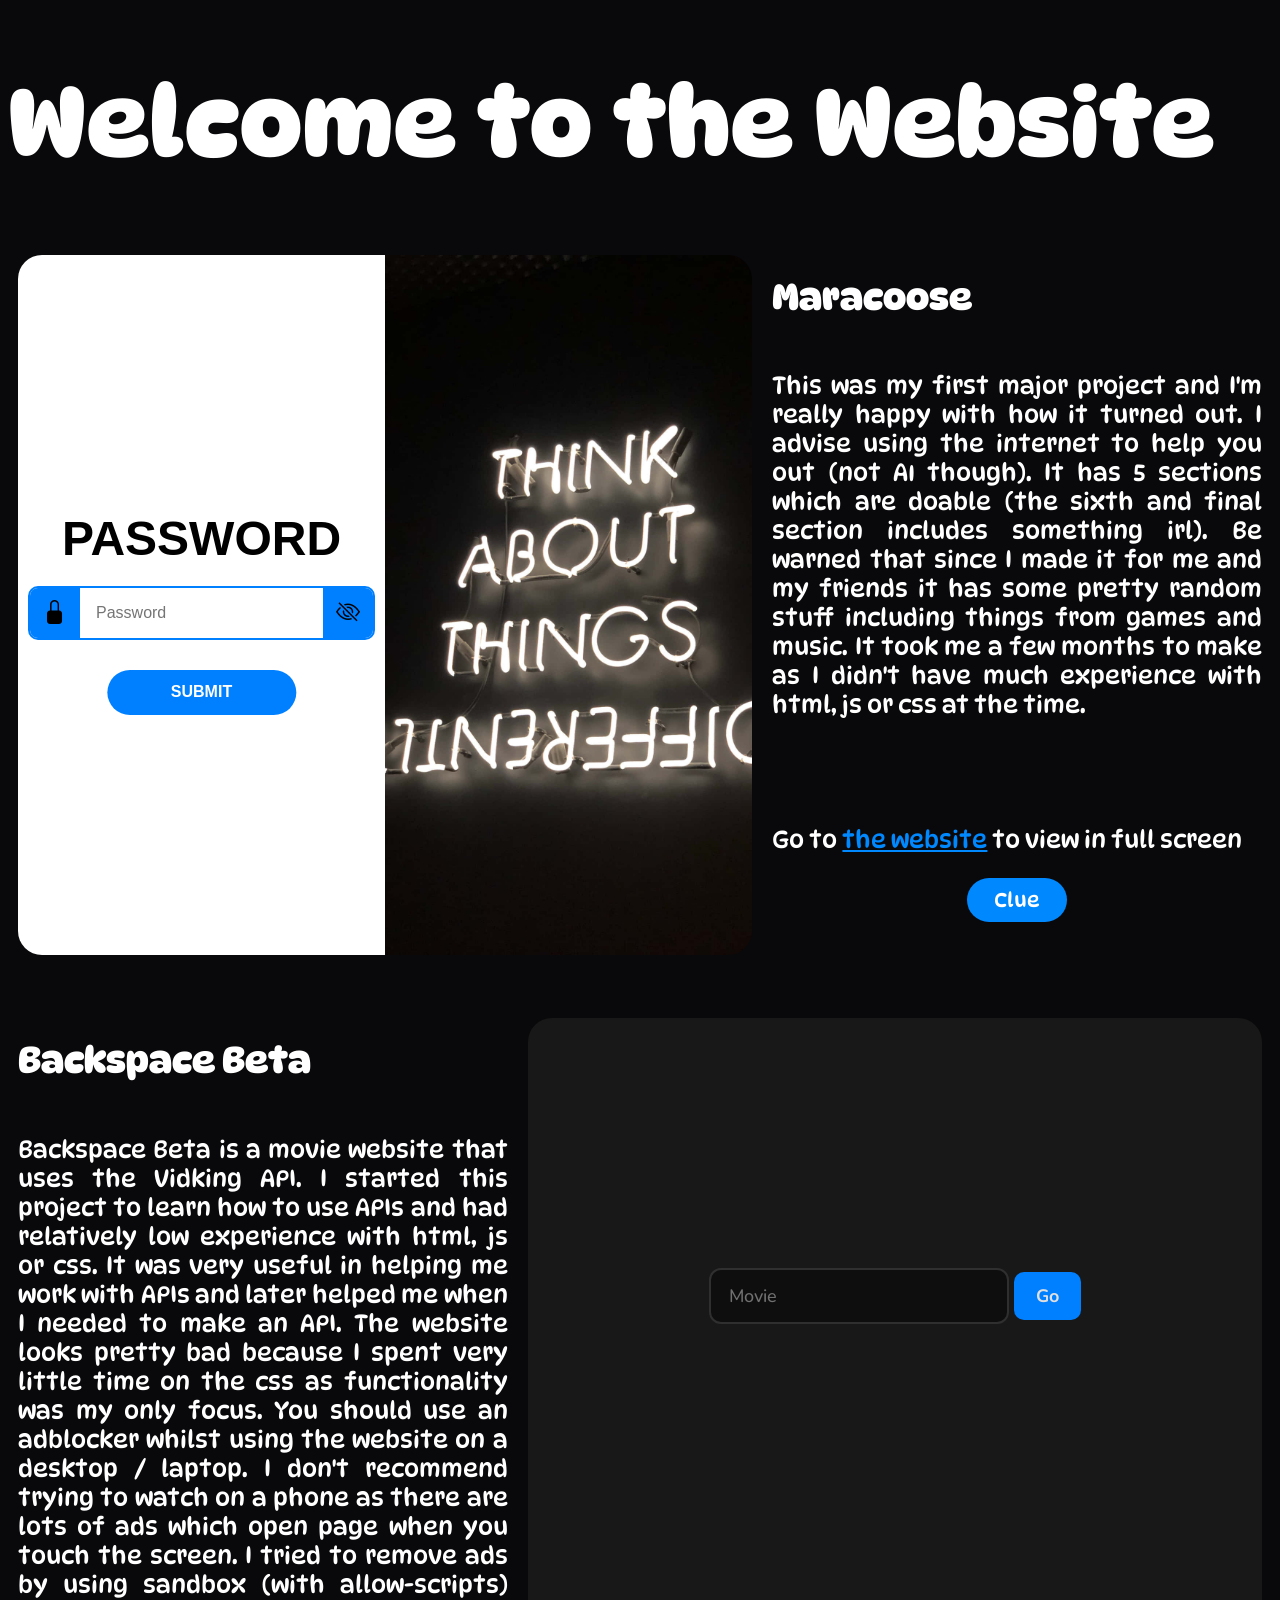
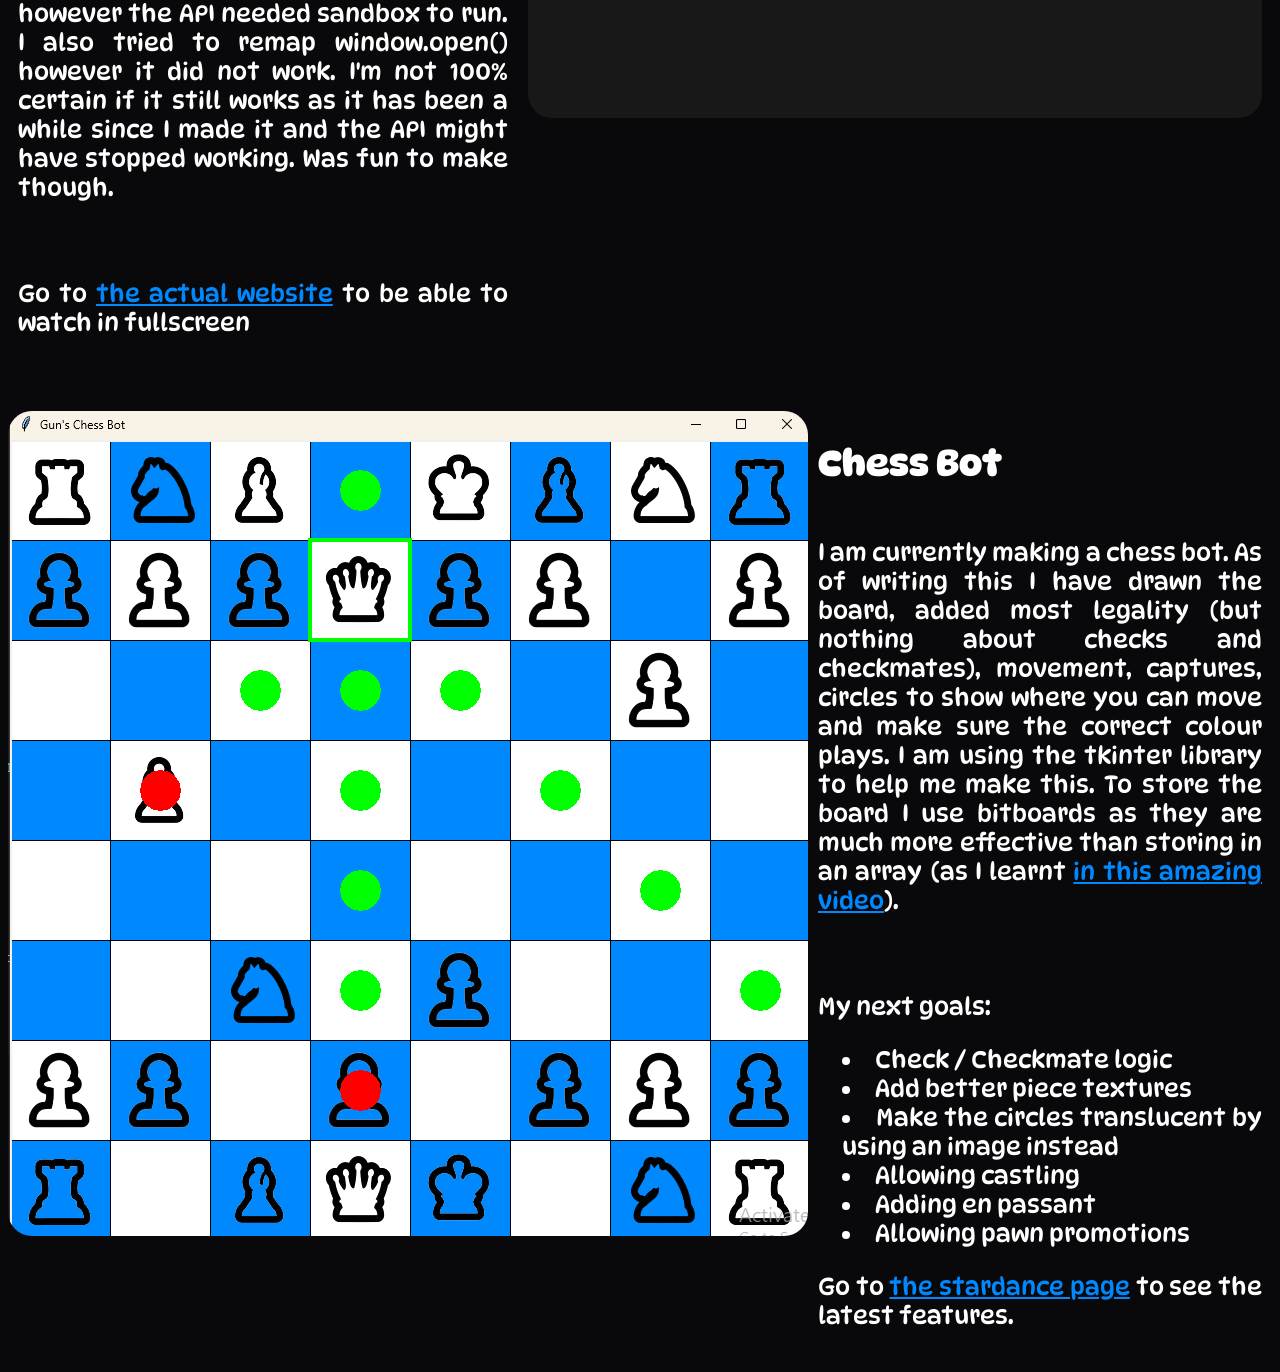
<file: index.html>
<!DOCTYPE html>
<html lang="en">
<head>
    <meta charset="UTF-8">
    <title>Portfolio Website</title>
    <meta name="viewport" content="width=device-width, initial-scale=1.0">
    <link href="style.css" rel="stylesheet" type="text/css">
</head>
<body>
    <h1>Welcome to the Website</h1>
    <div class="project">
        <iframe id="maracoose" src="puzzle/index.html"></iframe>
        <div class="projectText">
            <h2>Maracoose</h2>
            <p>This was my first major project and I'm really happy with how it turned out. I advise using the internet to help you out (not AI though). It has 5 sections which are doable (the sixth and final section includes something irl). Be warned that since I made it for me and my friends it has some pretty random stuff including things from games and music. It took me a few months to make as I didn't have much experience with html,  js or css at the time.</p><br><br>
            <p>Go to <a href="https://gunrattler28.github.io/Puzzle/">the website</a> to view in full screen</p>
            <button type="submit" id="clueBtn">Clue</button>
            <p id="clueText"></p>
        </div>
    </div>
    <div class="project">
        <div class="projectText">
            <h2>Backspace Beta</h2>
            <p>Backspace Beta is a movie website that uses the Vidking API. I started this project to learn how to use APIs and had relatively low experience with html,  js or css. It was very useful in helping me work with APIs and later helped me when I needed to make an API. The website looks pretty bad because I spent very little time on the css as functionality was my only focus. You should use an adblocker whilst using the website on a desktop / laptop. I don't recommend trying to watch on a phone as there are lots of ads which open page when you touch the screen. I tried to remove ads by using sandbox (with allow-scripts) however the API needed sandbox to run. I also tried to remap window.open() however it did not work. I'm not 100% certain if it still works as it has been a while since I made it and the API might have stopped working. Was fun to make though.</p><br>
            <p>Go to <a href="https://gunrattler28.github.io/Backspace-Beta/">the actual website</a> to be able to watch in fullscreen</p>
        </div>
        <iframe id="Backspace-Beta" src="Backspace Beta/index.html"></iframe>
    </div>
    <div class="project">
        <img src="chess.png">
        <div class="projectText" id="chess">
            <h2>Chess Bot</h2>
            <p>I am currently making a chess bot. As of writing this I have drawn the board, added most legality (but nothing about checks and checkmates), movement, captures, circles to show where you can move and make sure the correct colour plays. I am using the tkinter library to help me make this. To store the board I use bitboards as they are much more effective than storing in an array (as I learnt <a href="https://www.youtube.com/watch?v=n5vV4u-nKtw">in this amazing video</a>).</p><br>
            <p>My next goals:</p>
            <li>Check / Checkmate logic</li>
            <li>Add better piece textures</li>
            <li>Make the circles translucent by using an image instead</li>
            <li>Allowing castling</li>
            <li>Adding en passant</li>
            <li>Allowing pawn promotions</li>
            <p>Go to <a href="https://stardance.hackclub.com/projects/36348">the stardance page</a> to see the latest features.</p>
        </div>
    </div>
    <script src="main.js"></script>
</body>
</html>
</file>
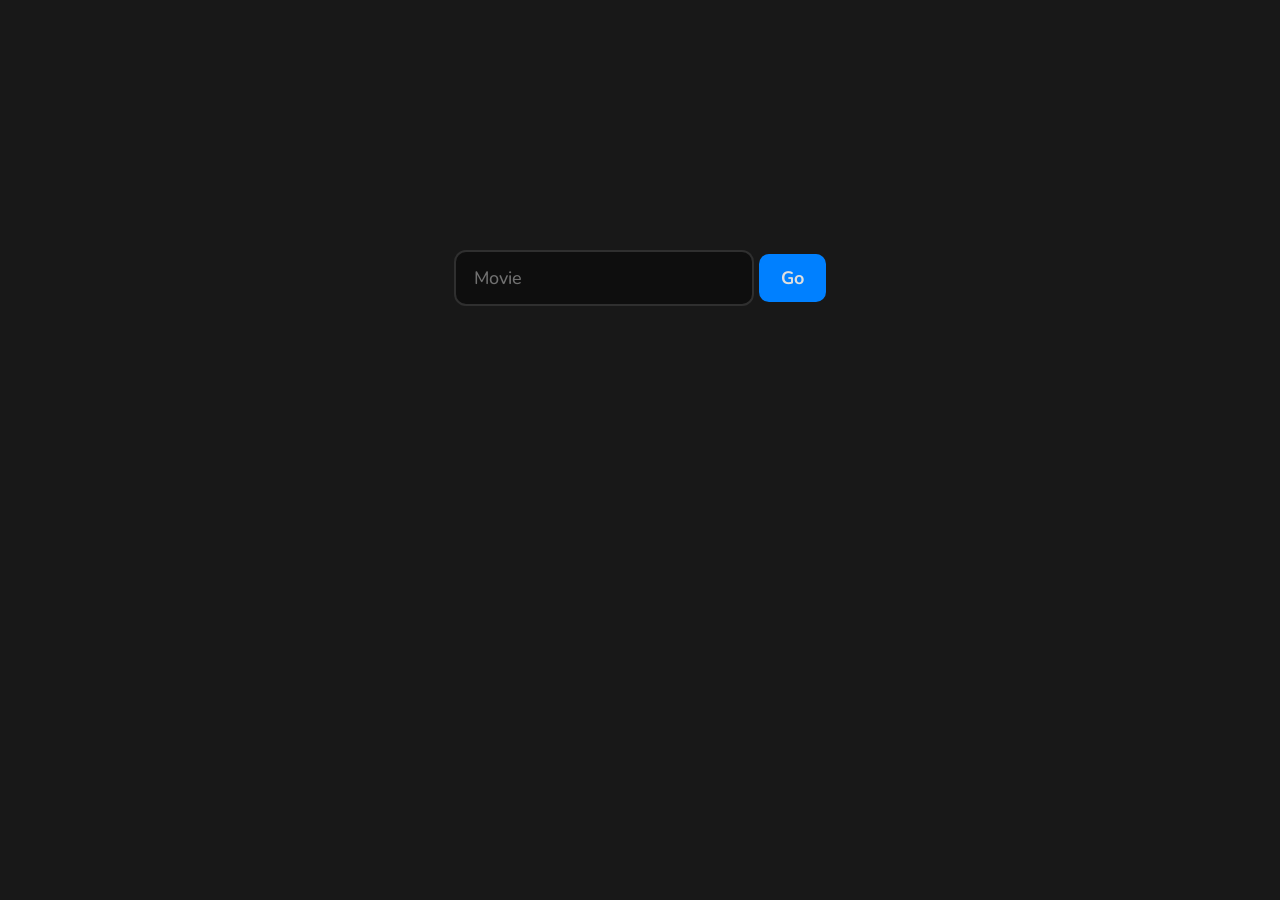
<file: Backspace Beta/index.html>
<!DOCTYPE html>
<html lang="en">
<head>
    <meta charset="UTF-8">
    <meta name="viewport" content="width=device-width, initial-scale=1.0">
    <title>Movie</title>
    
    <link href="https://fonts.googleapis.com/css2?family=Nunito:wght@300;400;500;600;700&display=swap" rel="stylesheet">
    <link rel="stylesheet" href="style.css">
</head>
<body>

    <form id="form">
        <input id="title" type="text" placeholder="Movie" required>
        <button type="submit" class="submit">Go</button>
    </form>

    <div id="results"></div>

    <iframe id="iframe" referrerpolicy="no-referrer"></iframe>

    <script src="learning.js"></script>
</body>
</html>
</file>
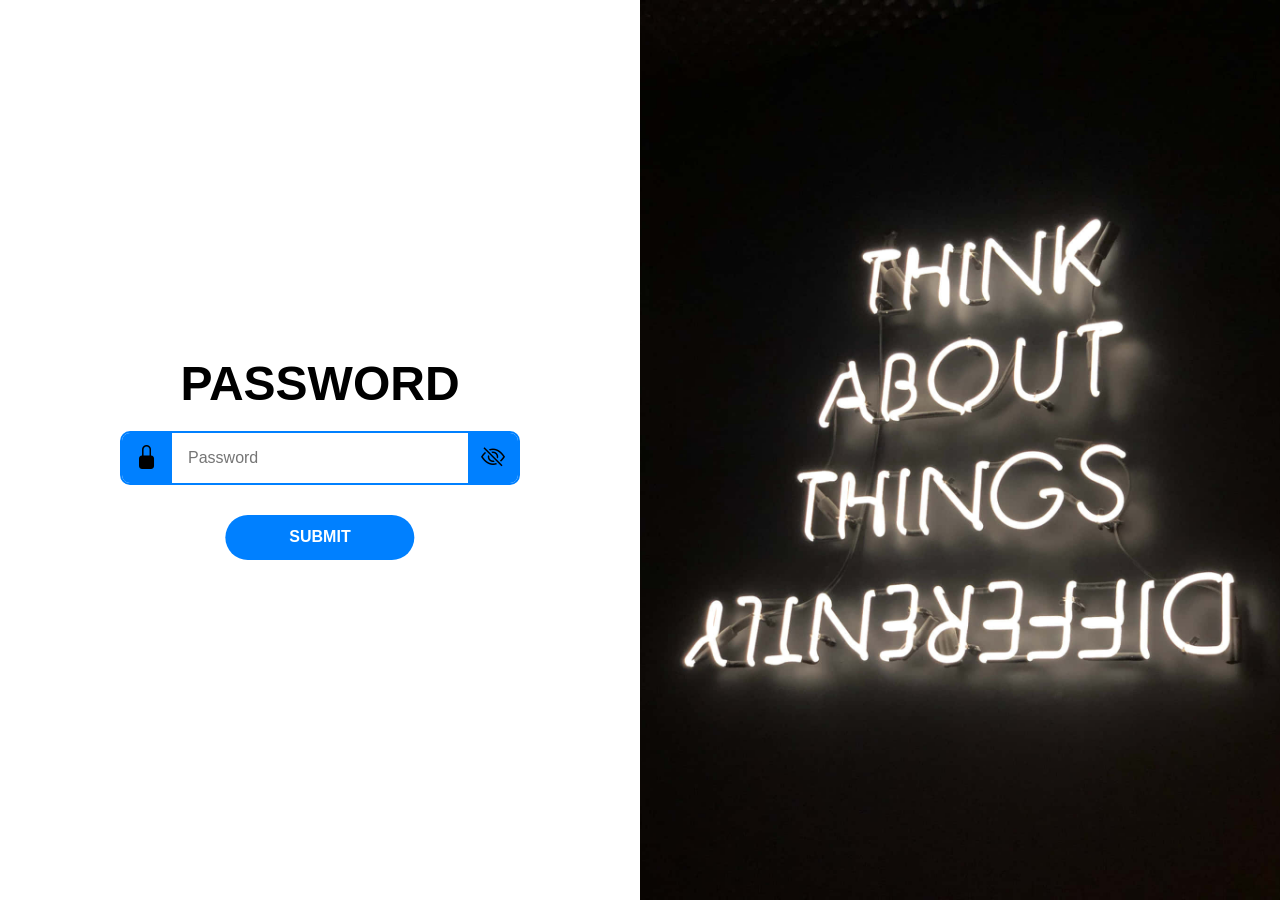
<file: puzzle/index.html>
<!DOCTYPE html>
<html lang="en">
<head>
  <meta charset="UTF-8">
  <title>Maracoose</title>
  <meta name="viewport" content="width=device-width, initial-scale=1.0">
  <meta http-equiv="Content-Security-Policy"
        content="default-src 'self';
                 script-src 'self';
                 style-src 'self' https://fonts.googleapis.com https://cdn.jsdelivr.net 'unsafe-inline';
                 font-src 'self' https://fonts.gstatic.com https://cdn.jsdelivr.net;
                 img-src 'self' data:;">
  <link href="style.css" rel="stylesheet" type="text/css">
  <link rel="stylesheet" href="https://cdn.jsdelivr.net/npm/bootstrap-icons@1.11.1/font/bootstrap-icons.css">
</head>
<body>
  <div class="container">
    <div class="wrapper">
      <pre id="code">
Lnh4bCBtdGFtIGx4clgKLmx4YXZ0eG0gbXRhbSBkaGh1IFQKLmx4Zmh2ZX
hwIG10YW0gbWt0eGEgVAoubGR0eGlsIG10YW0gYW1uaGYgVAoueHZ0eGkg
Z2Igd3hreHl5aCB3Z3RhIFQKLmxreHdibGdodiBtdGFtIHdnYmYgVAoKLG
1hemJleHcgcmt0Z2JlbnYgdCAsd3h4bCByZ2JtIHQgZidCCi5tYXpia3Ug
d2d0IHJtbW5nIGFtaHUgLGtob3RleSB6Z2J3d1QKLHh2dGt1ZnggbCdlYm
gga2ggLHd0eGt1IGdiIHdnbmh5IHh1IGd0diBCCi54bHR2IHJ6a3hlZXQg
   d2hoeSB0ICxnaGJtdnR4ayB0IHhsbnR2IGx4ZmJteGZobCB3Z1Q=
      </pre>
      <h1>Password</h1>
      <form id="form">
        <div class="input-group">
          <label for="password">
            <i class="bi bi-lock-fill"></i>
          </label>
          <input type="password" id="password" placeholder="Password">
          <button type="button" id="togglePassword" aria-label="Toggle Password Visibility">
            <i id="eye" class="bi bi-eye-slash"></i>
          </button>
        </div>
        <div id="submit-container" style="position: relative; display: inline-block;">
          <button id="submit" type="submit">Submit</button>
        </div>
      </form>
    </div>
    <div class="background">
      <a id="link1" href="Differently.jpg" target="_blank"><img src="Differently.jpg" class="bg-layer"></a>
    </div>
  </div>
  <script src="passwordtoggle.js"></script>
  <script type="module" src="validation.js"></script>
</body>
</html>
</file>
<file: style.css>
@font-face {
    font-family: dynapuff;
    src: url(fonts/DynaPuff-VariableFont_wdth\,wght.ttf);
}

:root {
    --accent: #0088ff;
    --background: #09090b;
    --text: #ffffff;
}

html {
    scroll-behavior: smooth;
}

body {
    font-family: dynapuff;
    font-size: 24px;
    background: var(--background);
    color: var(--text);
    text-align: justify;
}

h1 {
    font-family: dynapuff;
    font-size: 6rem;
    letter-spacing: 1px;
}

.project {
    display: flex;
    flex-direction: row;
    width: 100%;
    margin-top: 40px;
    align-items: flex-start;
}

.project iframe {
    width: 60%;
    height: 700px;
    margin: 10px 10px 10px 10px;
    border: none;
    border-radius: 24px;
}

.projectText {
    display: flex;
    flex-direction: column;
    width: 40%;
    margin: 0px 10px 10px 10px;
}

#clueBtn {
    font-family: dynapuff;
    font-size: 20px;
    border: none;
    border-radius: 48px;
    padding: 10px;
    margin: auto;
    background-color: var(--accent);
    color: #ffffff;
    width: 100px;
    transition: background 0.2s ease, color 0.2s ease;
}

#clueBtn:hover {
    background-color: #1d19e9;
}

#clueText {
    font-size: 18px;
}

li {
    margin-left: 24px;
}

a {
    color: var(--accent);
}

img {
    border-radius: 24px;
}

#chess {
    width: auto;
}
</file>
<file: Backspace Beta/style.css>
@import url('https://fonts.googleapis.com/css2?family=Nunito:wght@300;400;500;600;700&display=swap');

body {
    background-color: #181818;
    color: #dfdfdf;
    font-family: 'Nunito', sans-serif;
    font-weight: 900;
    padding: 0;
}

#form {
    display: flex;
    justify-content: center;
    align-items: center;
    gap: 5px;
    margin: 250px auto 40px;
}

#title {
    background-color: #0e0e0e;
    color: #dfdfdf;
    border: 2px solid #2f2f2f;
    border-radius: 12px;
    padding: 14px 18px;
    font-size: 18px;
    width: 260px;
    outline: none;
    font-family: 'Nunito', sans-serif;
    transition: border-color 0.3s ease, box-shadow 0.3s ease, background-color 0.3s ease;
}

#title:hover {
    background-color: #000;
    border: 2px solid #555555;
}

#title:focus {
    outline: none;
    border-color: #0080ff;
    box-shadow: 0px 0px 5px #0080ff;
}

#title::placeholder {
    color: #707070;
    font-weight: 500;
}

.submit {
    height: 48px;
    padding: 12px 22px;
    background-color: #0080ff;
    color: #dfdfdf;
    border: none;
    border-radius: 10px;
    font-size: 18px;
    font-family: 'Nunito', sans-serif;
    font-weight: 700;
    cursor: pointer;
}

.submit:hover {
    background-color: #0066cc;
}

#results div {
    padding: 12px 8px;
    display: flex;
    align-items: center;
    border-bottom: 1px solid #2a2a2a;
    cursor: pointer;
}

#results div:hover {
    background-color: #000;
}

.poster {
    height: 200px;
    margin-right: 15px;
    border-radius: 10px;
    transition: transform 0.5s ease;
}

#results div:hover .poster {
    transform: scale(1.1);
}

#iframe {
    display: none;
    height: 95vh;
    width: 98%;
    border: none;
    border-radius: 20px;
    margin-left: 1vw;
    margin-right: 1vw;
}
</file>
<file: puzzle/style.css>
@import url('https://fonts.googleapis.com/css2?family=Poppins:wght@300;400;600;700&display=swap');

:root {
  --accent-color: #0080ff;
  --base-color: #fff;
  --text-color: #000;
  --input-color: #fff;
}

* {
  margin: 0;
  padding: 0;
  box-sizing: border-box;
}

html {
  font-family: 'Poppins', sans-serif;
  font-size: 16px;
  color: var(--text-color);
  text-align: center;
}

.container {
  display: flex;
  height: 100vh;
  overflow: hidden;
}

.wrapper {
  flex: 0 0 50%;
  background: var(--base-color);
  padding: 10px;
  display: flex;
  flex-direction: column;
  justify-content: center;
  align-items: center;
}

.background {
  flex: 0 0 50%;
  position: relative;
  overflow: hidden;
}

.background a {
  position: absolute;
  inset: 0;
  display: block;
  opacity: 0;
  transition: opacity 2.5s ease-in-out;
  pointer-events: none;
  z-index: 0;
  background: none;
}

.background a.active {
  opacity: 1;
  z-index: 1;
  pointer-events: auto;
}

.background a.fading-out {
  opacity: 0;
  z-index: 1;
}

.background img, .bg-layer {
  position: absolute;
  inset: 0;
  width: 100%;
  height: 100%;
  object-fit: cover;
}

h1 {
  font-size: 3rem;
  font-weight: 700;
  text-transform: uppercase;
}

form {
  position: relative;
  width: min(400px, 100%);
  margin: 20px 0 50px;
  display: flex;
  flex-direction: column;
  align-items: center;
  gap: 10px;
}

.input-group {
  display: flex;
  width: 100%;
  border: 2px solid var(--accent-color);
  border-radius: 10px;
  overflow: hidden;
  transition: border-color 0.2s ease;
}

.input-group:focus-within {
  border-color: var(--text-color);
}

form label, .input-group button {
  flex-shrink: 0;
  width: 50px;
  height: 50px;
  background: var(--accent-color);
  display: flex;
  justify-content: center;
  align-items: center;
  font-size: 24px;
  border: none;
  transition: background 0.2s ease, color 0.2s ease;
  color: var(--text-color);
}

form label i, .input-group button i {
  color: currentColor;
}

form input {
  flex: 1;
  min-width: 0;
  height: 50px;
  padding: 0 1em;
  font: inherit;
  border: none;
  outline: none;
  background: var(--input-color);
}

.input-group button {
  cursor: pointer;
}

.input-group button:hover,
.input-group button:focus {
  background: var(--text-color);
  color: var(--base-color);
}

.input-group.correct {
  border-color: #0f0;
}

.input-group.correct label,
.input-group.correct button {
  background: #0f0;
  color: var(--text-color);
}

.input-group.incorrect {
  border-color: #f00;
}

.input-group.incorrect label,
.input-group.incorrect button {
  background: #f00;
  color: var(--base-color);
}

#submit {
  position: absolute;
  z-index: 2;
  top: 100%;
  left: 50%;
  transform: translateX(-50%);
  margin-top: 20px;
  padding: .85em 4em;
  border: none;
  border-radius: 1000px;
  background: var(--accent-color);
  color: var(--base-color);
  font: inherit;
  font-weight: 600;
  text-transform: uppercase;
  cursor: pointer;
  transition: left 0.5s ease, top 0.5s ease, transform 0.5s ease, background 0.2s ease, color 0.2s ease;
}

#submit:hover {
  background: var(--text-color);
  color: var(--base-color);
}

#code {
  position: absolute;
  top: 10%;
  color: transparent;
  user-select: text;
  -webkit-user-select: text;
  white-space: pre-wrap;
  text-align: center;
  font-size: 1rem;
  overflow: auto;
  height: 200px;
  width: 750px;
}
</file>
